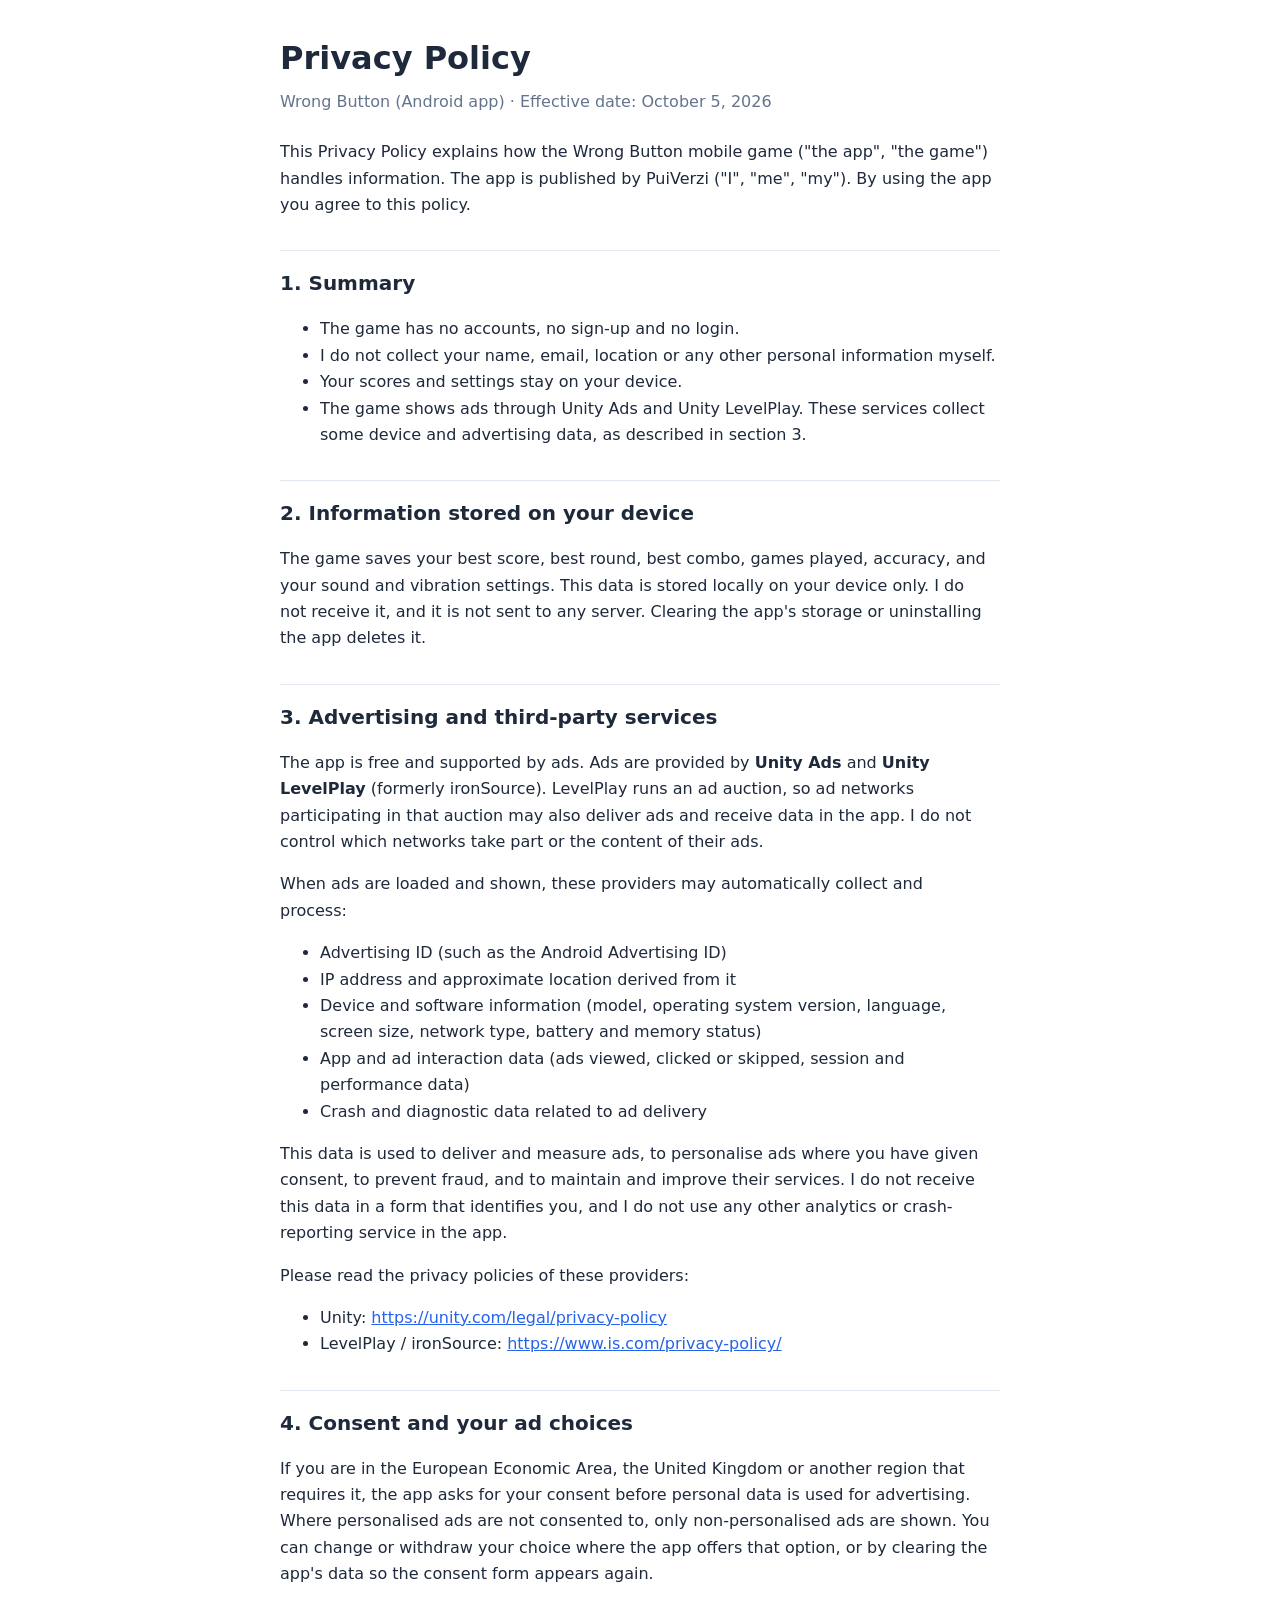
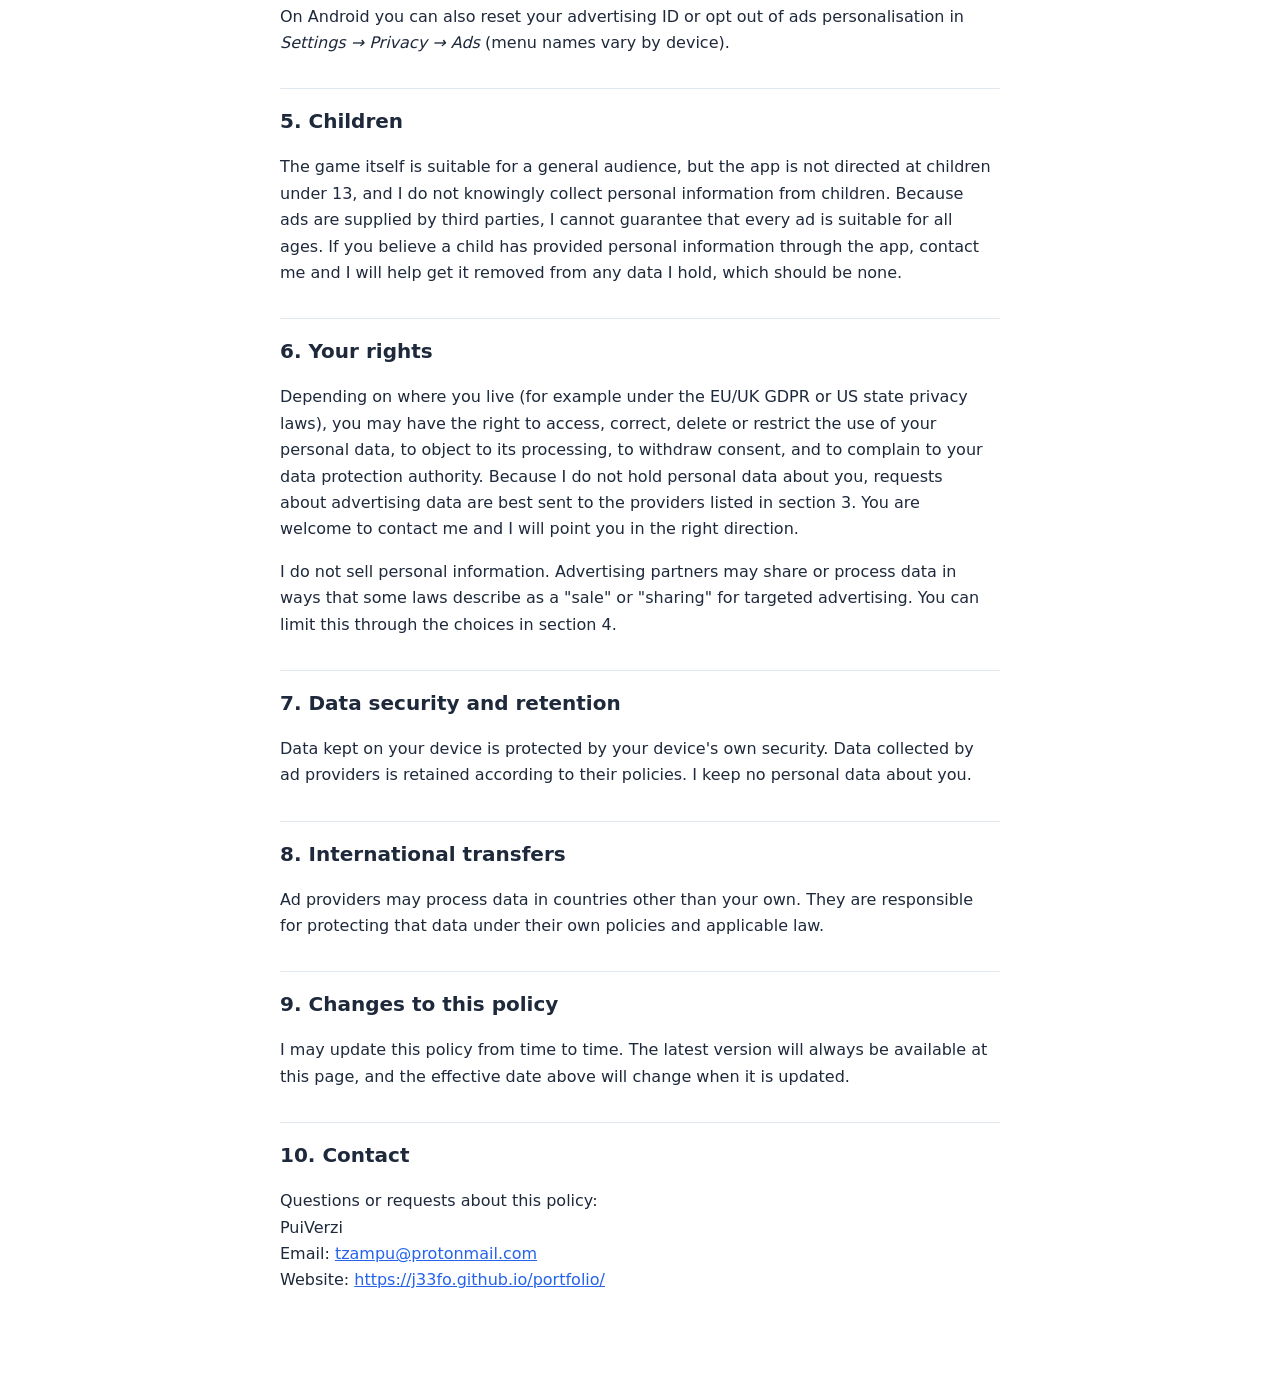
<file: wrongbutton/privacyPolicy.html>
<!DOCTYPE html>
<html lang="en">
<head>
<meta charset="utf-8">
<meta name="viewport" content="width=device-width,initial-scale=1">
<title>Wrong Button – Privacy Policy</title>
<style>
:root{--bg:#fff;--fg:#1e293b;--muted:#64748b;--accent:#2563eb;--line:#e2e8f0}
@media(prefers-color-scheme:dark){:root{--bg:#0f172a;--fg:#e2e8f0;--muted:#94a3b8;--accent:#60a5fa;--line:#334155}}
body{margin:0;background:var(--bg);color:var(--fg);font:16px/1.65 system-ui,-apple-system,"Segoe UI",Roboto,sans-serif}
main{max-width:720px;margin:0 auto;padding:32px 20px 64px}
h1{font-size:2rem;margin:0 0 4px}
h2{font-size:1.25rem;margin:2rem 0 .5rem;padding-top:1rem;border-top:1px solid var(--line)}
p,li{max-width:70ch}
a{color:var(--accent);overflow-wrap:anywhere}
.meta{color:var(--muted);margin:0 0 1.5rem}
</style>
</head>
<body>
<main>
<h1>Privacy Policy</h1>
<p class="meta">Wrong Button (Android app) · Effective date: October 5, 2026</p>

<p>This Privacy Policy explains how the Wrong Button mobile game ("the app", "the game") handles information. The app is published by PuiVerzi ("I", "me", "my"). By using the app you agree to this policy.</p>

<h2>1. Summary</h2>
<ul>
<li>The game has no accounts, no sign-up and no login.</li>
<li>I do not collect your name, email, location or any other personal information myself.</li>
<li>Your scores and settings stay on your device.</li>
<li>The game shows ads through Unity Ads and Unity LevelPlay. These services collect some device and advertising data, as described in section 3.</li>
</ul>

<h2>2. Information stored on your device</h2>
<p>The game saves your best score, best round, best combo, games played, accuracy, and your sound and vibration settings. This data is stored locally on your device only. I do not receive it, and it is not sent to any server. Clearing the app's storage or uninstalling the app deletes it.</p>

<h2>3. Advertising and third-party services</h2>
<p>The app is free and supported by ads. Ads are provided by <strong>Unity Ads</strong> and <strong>Unity LevelPlay</strong> (formerly ironSource). LevelPlay runs an ad auction, so ad networks participating in that auction may also deliver ads and receive data in the app. I do not control which networks take part or the content of their ads.</p>
<p>When ads are loaded and shown, these providers may automatically collect and process:</p>
<ul>
<li>Advertising ID (such as the Android Advertising ID)</li>
<li>IP address and approximate location derived from it</li>
<li>Device and software information (model, operating system version, language, screen size, network type, battery and memory status)</li>
<li>App and ad interaction data (ads viewed, clicked or skipped, session and performance data)</li>
<li>Crash and diagnostic data related to ad delivery</li>
</ul>
<p>This data is used to deliver and measure ads, to personalise ads where you have given consent, to prevent fraud, and to maintain and improve their services. I do not receive this data in a form that identifies you, and I do not use any other analytics or crash-reporting service in the app.</p>
<p>Please read the privacy policies of these providers:</p>
<ul>
<li>Unity: <a href="https://unity.com/legal/privacy-policy" rel="noopener">https://unity.com/legal/privacy-policy</a></li>
<li>LevelPlay / ironSource: <a href="https://www.is.com/privacy-policy/" rel="noopener">https://www.is.com/privacy-policy/</a></li>
</ul>

<h2>4. Consent and your ad choices</h2>
<p>If you are in the European Economic Area, the United Kingdom or another region that requires it, the app asks for your consent before personal data is used for advertising. Where personalised ads are not consented to, only non-personalised ads are shown. You can change or withdraw your choice where the app offers that option, or by clearing the app's data so the consent form appears again.</p>
<p>On Android you can also reset your advertising ID or opt out of ads personalisation in <em>Settings → Privacy → Ads</em> (menu names vary by device).</p>

<h2>5. Children</h2>
<p>The game itself is suitable for a general audience, but the app is not directed at children under 13, and I do not knowingly collect personal information from children. Because ads are supplied by third parties, I cannot guarantee that every ad is suitable for all ages. If you believe a child has provided personal information through the app, contact me and I will help get it removed from any data I hold, which should be none.</p>

<h2>6. Your rights</h2>
<p>Depending on where you live (for example under the EU/UK GDPR or US state privacy laws), you may have the right to access, correct, delete or restrict the use of your personal data, to object to its processing, to withdraw consent, and to complain to your data protection authority. Because I do not hold personal data about you, requests about advertising data are best sent to the providers listed in section 3. You are welcome to contact me and I will point you in the right direction.</p>
<p>I do not sell personal information. Advertising partners may share or process data in ways that some laws describe as a "sale" or "sharing" for targeted advertising. You can limit this through the choices in section 4.</p>

<h2>7. Data security and retention</h2>
<p>Data kept on your device is protected by your device's own security. Data collected by ad providers is retained according to their policies. I keep no personal data about you.</p>

<h2>8. International transfers</h2>
<p>Ad providers may process data in countries other than your own. They are responsible for protecting that data under their own policies and applicable law.</p>

<h2>9. Changes to this policy</h2>
<p>I may update this policy from time to time. The latest version will always be available at this page, and the effective date above will change when it is updated.</p>

<h2>10. Contact</h2>
<p>Questions or requests about this policy:<br>
PuiVerzi<br>
Email: <a href="mailto:tzampu@protonmail.com">tzampu@protonmail.com</a><br>
Website: <a href="https://j33fo.github.io/portfolio/" rel="noopener">https://j33fo.github.io/portfolio/</a></p>
</main>
</body>
</html>
</file>
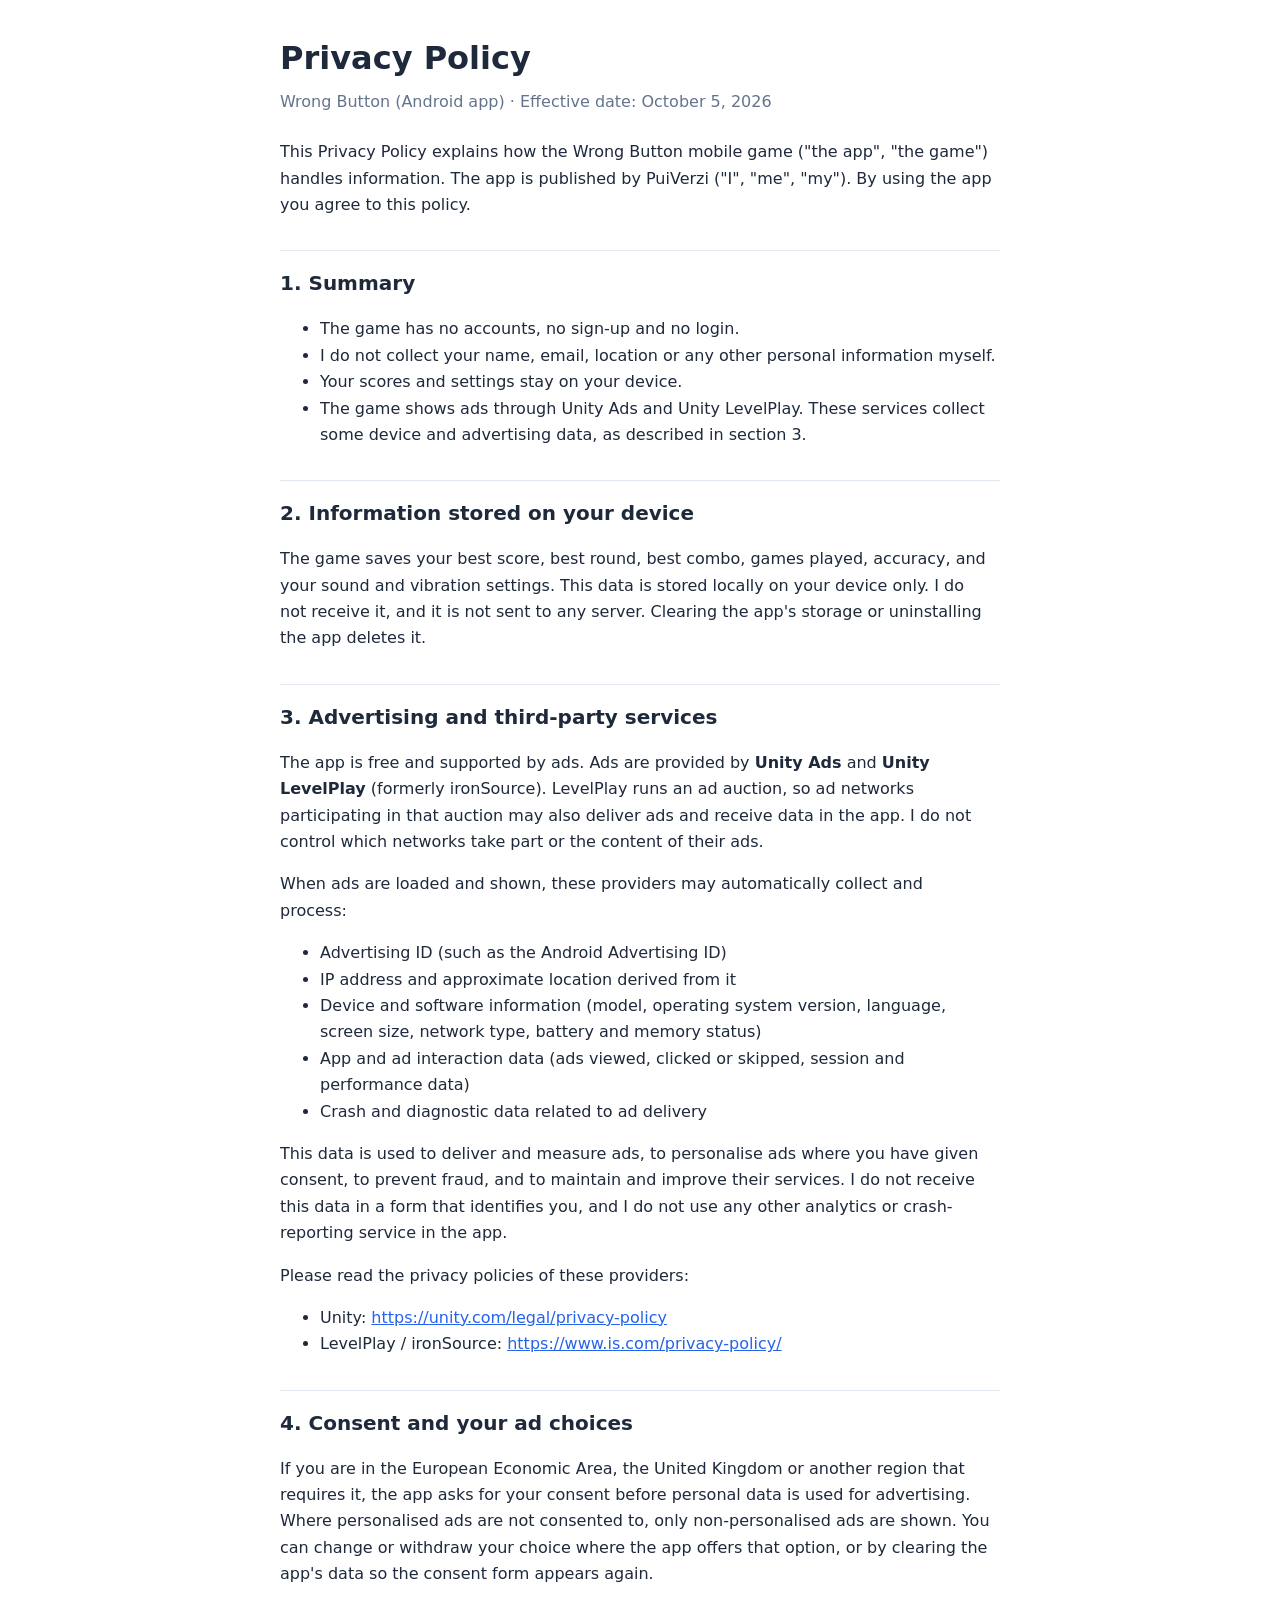
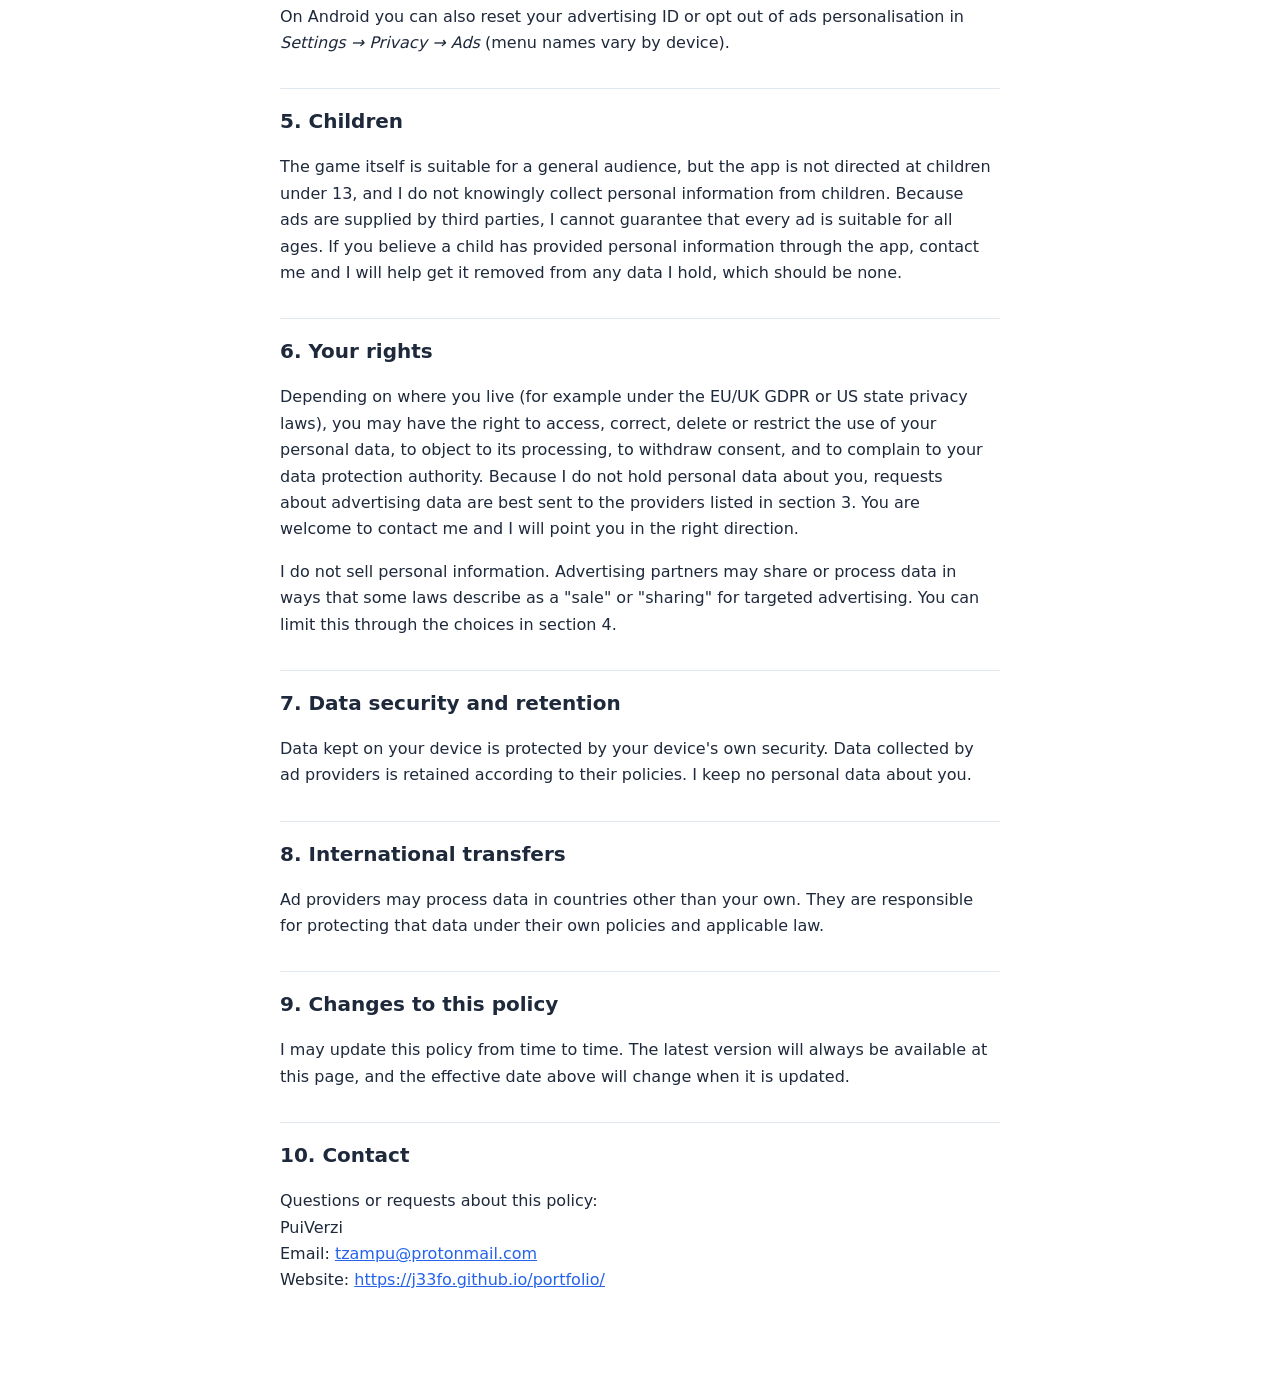
<file: wrongbutton/PrivacyPolicy.html>
<!DOCTYPE html>
<html lang="en">
<head>
<meta charset="utf-8">
<meta name="viewport" content="width=device-width,initial-scale=1">
<title>Wrong Button – Privacy Policy</title>
<style>
:root{--bg:#fff;--fg:#1e293b;--muted:#64748b;--accent:#2563eb;--line:#e2e8f0}
@media(prefers-color-scheme:dark){:root{--bg:#0f172a;--fg:#e2e8f0;--muted:#94a3b8;--accent:#60a5fa;--line:#334155}}
body{margin:0;background:var(--bg);color:var(--fg);font:16px/1.65 system-ui,-apple-system,"Segoe UI",Roboto,sans-serif}
main{max-width:720px;margin:0 auto;padding:32px 20px 64px}
h1{font-size:2rem;margin:0 0 4px}
h2{font-size:1.25rem;margin:2rem 0 .5rem;padding-top:1rem;border-top:1px solid var(--line)}
p,li{max-width:70ch}
a{color:var(--accent);overflow-wrap:anywhere}
.meta{color:var(--muted);margin:0 0 1.5rem}
</style>
</head>
<body>
<main>
<h1>Privacy Policy</h1>
<p class="meta">Wrong Button (Android app) · Effective date: October 5, 2026</p>

<p>This Privacy Policy explains how the Wrong Button mobile game ("the app", "the game") handles information. The app is published by PuiVerzi ("I", "me", "my"). By using the app you agree to this policy.</p>

<h2>1. Summary</h2>
<ul>
<li>The game has no accounts, no sign-up and no login.</li>
<li>I do not collect your name, email, location or any other personal information myself.</li>
<li>Your scores and settings stay on your device.</li>
<li>The game shows ads through Unity Ads and Unity LevelPlay. These services collect some device and advertising data, as described in section 3.</li>
</ul>

<h2>2. Information stored on your device</h2>
<p>The game saves your best score, best round, best combo, games played, accuracy, and your sound and vibration settings. This data is stored locally on your device only. I do not receive it, and it is not sent to any server. Clearing the app's storage or uninstalling the app deletes it.</p>

<h2>3. Advertising and third-party services</h2>
<p>The app is free and supported by ads. Ads are provided by <strong>Unity Ads</strong> and <strong>Unity LevelPlay</strong> (formerly ironSource). LevelPlay runs an ad auction, so ad networks participating in that auction may also deliver ads and receive data in the app. I do not control which networks take part or the content of their ads.</p>
<p>When ads are loaded and shown, these providers may automatically collect and process:</p>
<ul>
<li>Advertising ID (such as the Android Advertising ID)</li>
<li>IP address and approximate location derived from it</li>
<li>Device and software information (model, operating system version, language, screen size, network type, battery and memory status)</li>
<li>App and ad interaction data (ads viewed, clicked or skipped, session and performance data)</li>
<li>Crash and diagnostic data related to ad delivery</li>
</ul>
<p>This data is used to deliver and measure ads, to personalise ads where you have given consent, to prevent fraud, and to maintain and improve their services. I do not receive this data in a form that identifies you, and I do not use any other analytics or crash-reporting service in the app.</p>
<p>Please read the privacy policies of these providers:</p>
<ul>
<li>Unity: <a href="https://unity.com/legal/privacy-policy" rel="noopener">https://unity.com/legal/privacy-policy</a></li>
<li>LevelPlay / ironSource: <a href="https://www.is.com/privacy-policy/" rel="noopener">https://www.is.com/privacy-policy/</a></li>
</ul>

<h2>4. Consent and your ad choices</h2>
<p>If you are in the European Economic Area, the United Kingdom or another region that requires it, the app asks for your consent before personal data is used for advertising. Where personalised ads are not consented to, only non-personalised ads are shown. You can change or withdraw your choice where the app offers that option, or by clearing the app's data so the consent form appears again.</p>
<p>On Android you can also reset your advertising ID or opt out of ads personalisation in <em>Settings → Privacy → Ads</em> (menu names vary by device).</p>

<h2>5. Children</h2>
<p>The game itself is suitable for a general audience, but the app is not directed at children under 13, and I do not knowingly collect personal information from children. Because ads are supplied by third parties, I cannot guarantee that every ad is suitable for all ages. If you believe a child has provided personal information through the app, contact me and I will help get it removed from any data I hold, which should be none.</p>

<h2>6. Your rights</h2>
<p>Depending on where you live (for example under the EU/UK GDPR or US state privacy laws), you may have the right to access, correct, delete or restrict the use of your personal data, to object to its processing, to withdraw consent, and to complain to your data protection authority. Because I do not hold personal data about you, requests about advertising data are best sent to the providers listed in section 3. You are welcome to contact me and I will point you in the right direction.</p>
<p>I do not sell personal information. Advertising partners may share or process data in ways that some laws describe as a "sale" or "sharing" for targeted advertising. You can limit this through the choices in section 4.</p>

<h2>7. Data security and retention</h2>
<p>Data kept on your device is protected by your device's own security. Data collected by ad providers is retained according to their policies. I keep no personal data about you.</p>

<h2>8. International transfers</h2>
<p>Ad providers may process data in countries other than your own. They are responsible for protecting that data under their own policies and applicable law.</p>

<h2>9. Changes to this policy</h2>
<p>I may update this policy from time to time. The latest version will always be available at this page, and the effective date above will change when it is updated.</p>

<h2>10. Contact</h2>
<p>Questions or requests about this policy:<br>
PuiVerzi<br>
Email: <a href="mailto:tzampu@protonmail.com">tzampu@protonmail.com</a><br>
Website: <a href="https://j33fo.github.io/portfolio/" rel="noopener">https://j33fo.github.io/portfolio/</a></p>
</main>
</body>
</html>
</file>
